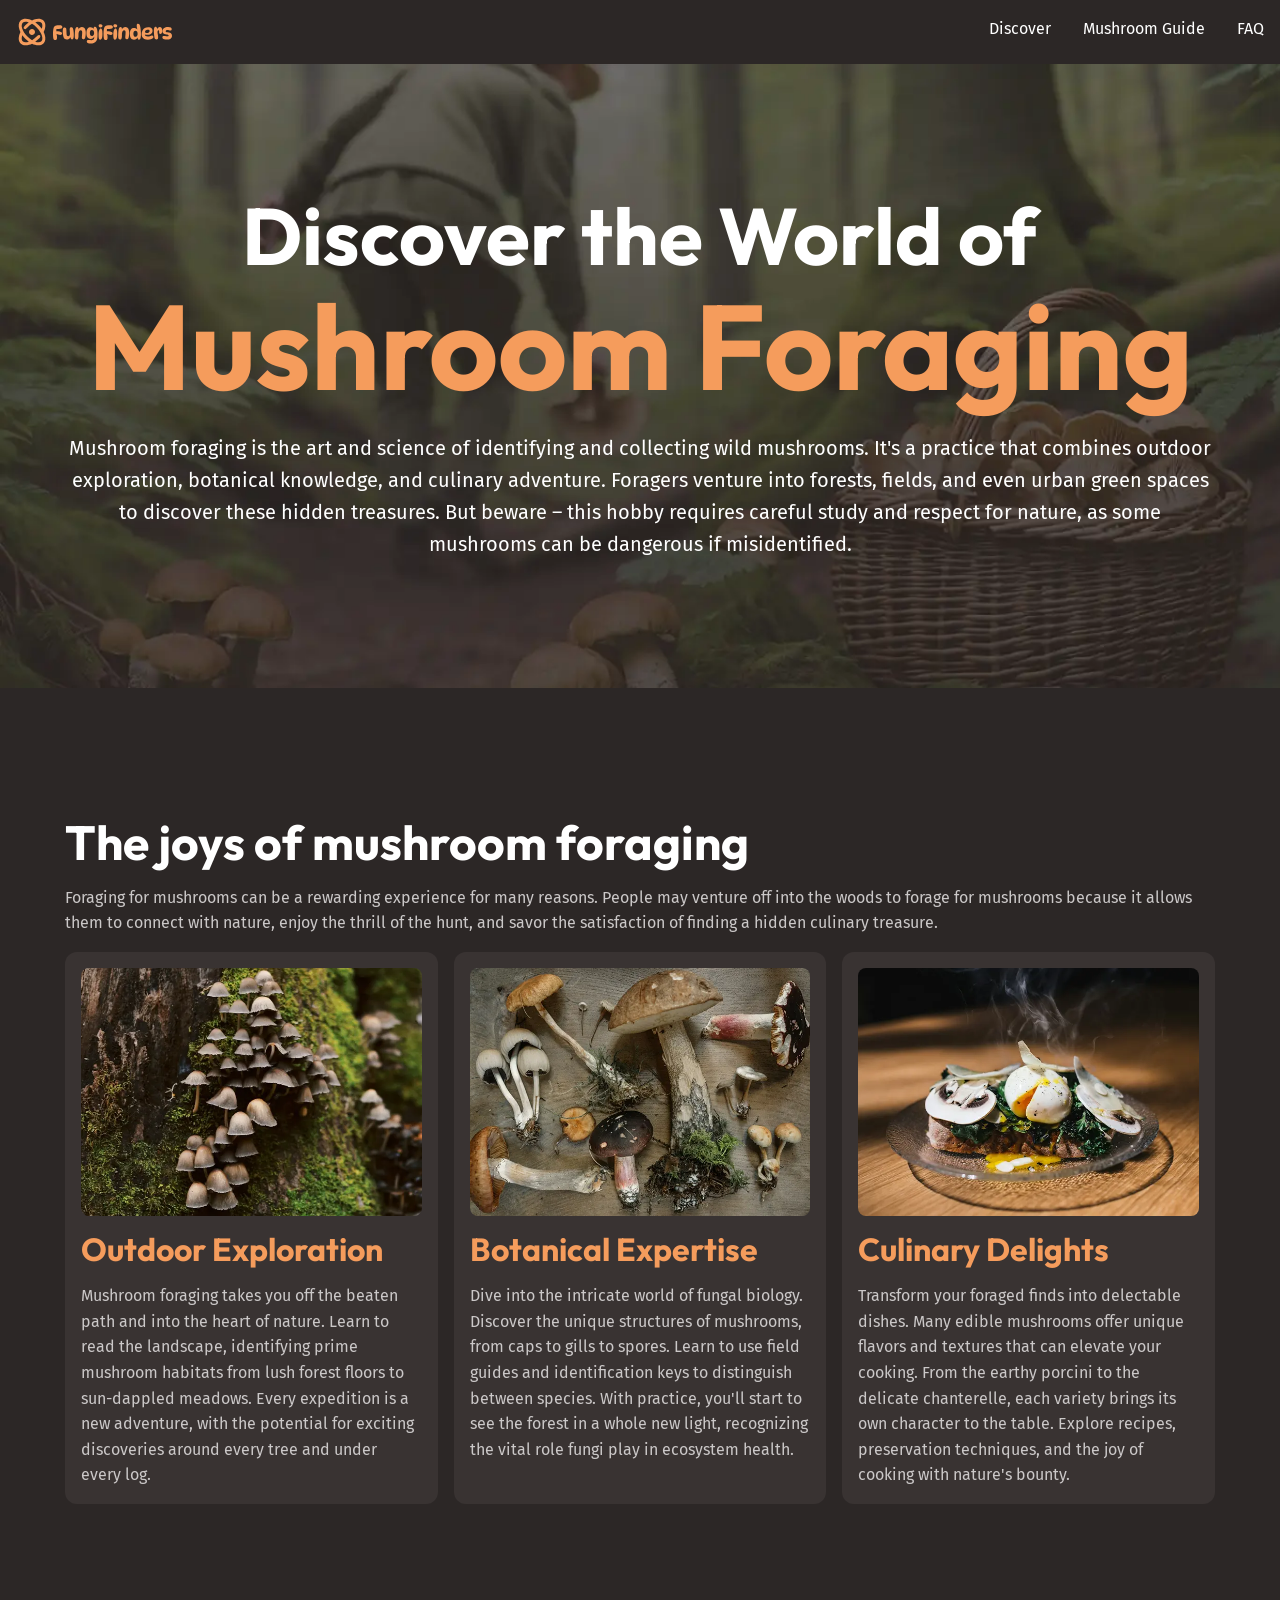
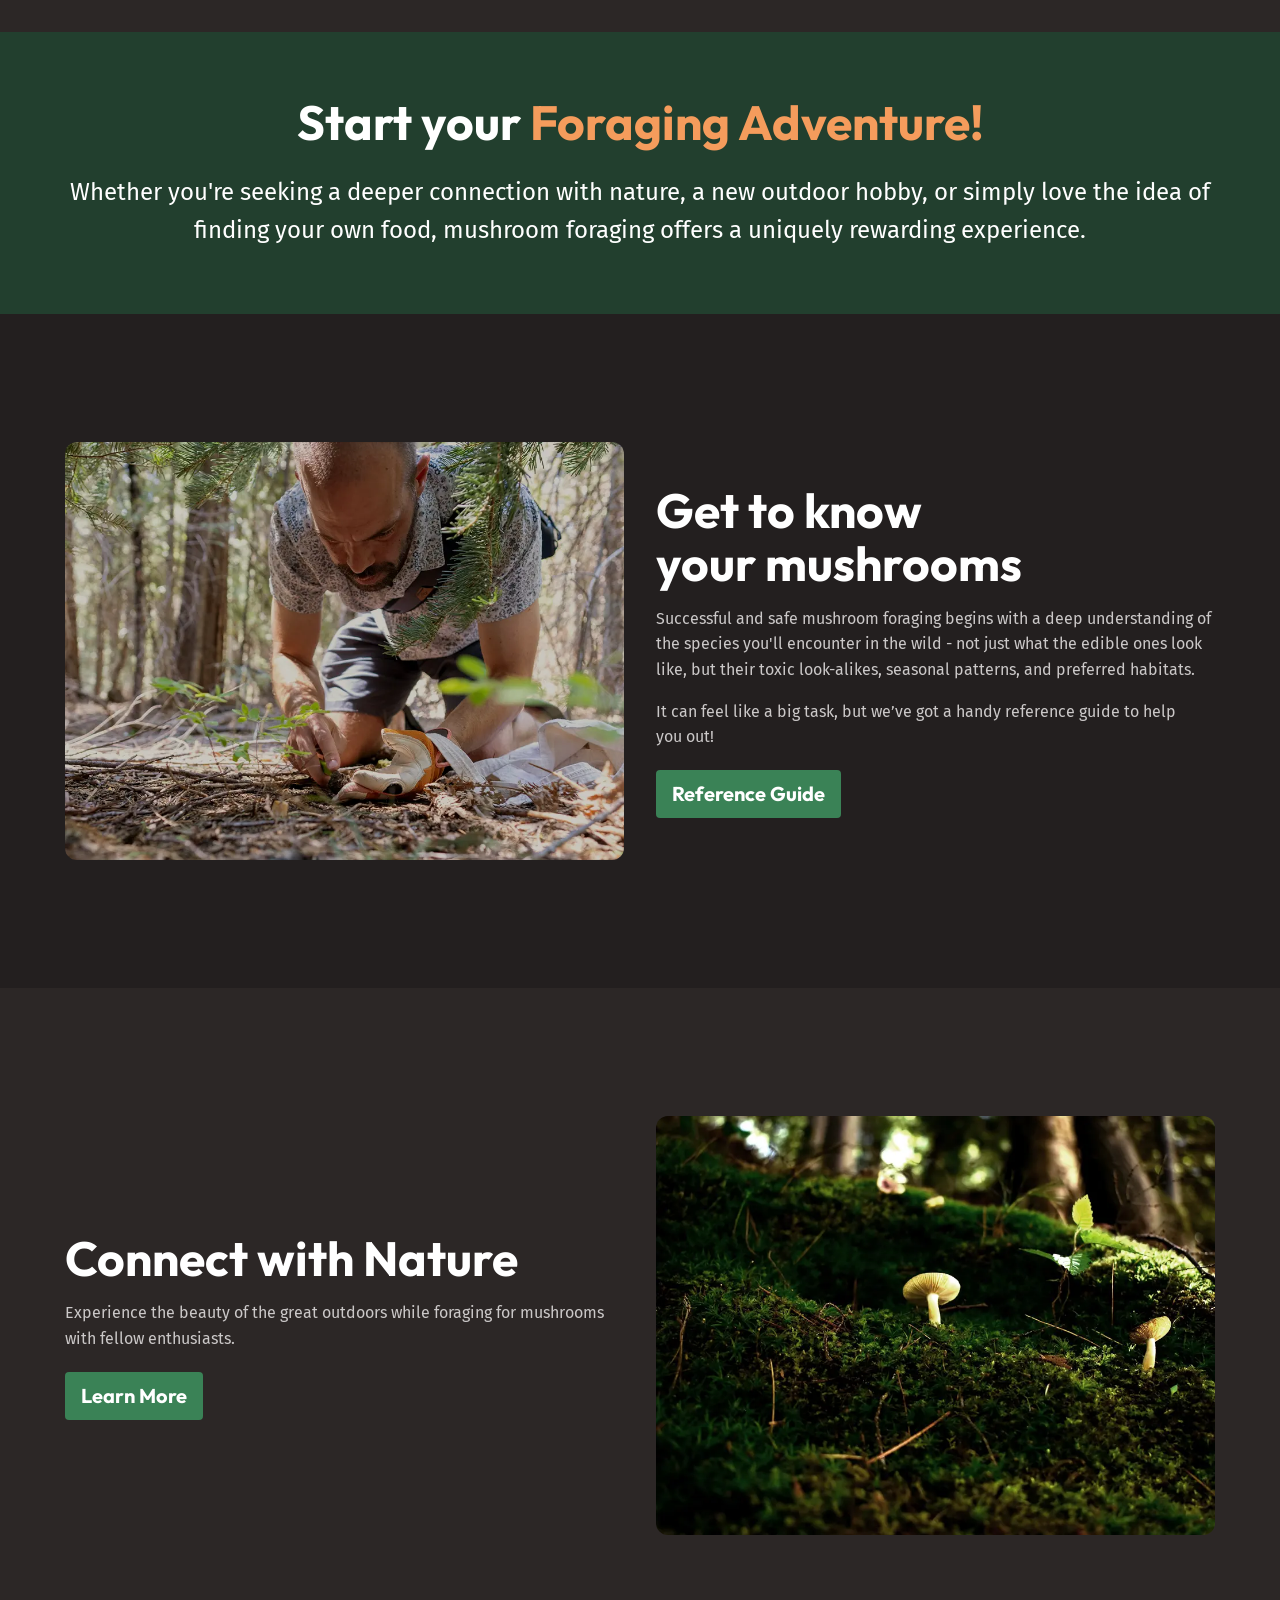
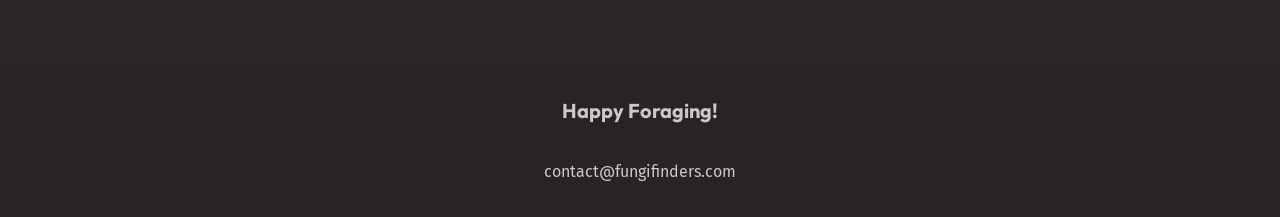
<file: index.html>
<!doctype html>
<html lang="en">
  <head>
    <meta charset="UTF-8" />
    <meta name="viewport" content="width=device-width, initial-scale=1.0" />
    <title>Fungi Finders</title>
    <link rel="stylesheet" href="/style.css" />

    <link rel="preconnect" href="https://fonts.googleapis.com" />
    <link rel="preconnect" href="https://fonts.gstatic.com" crossorigin />
    <link
      href="https://fonts.googleapis.com/css2?family=Fira+Sans:wght@400;700&family=Outfit:wght@100..900&display=swap"
      rel="stylesheet"
    />
    <script src="main.js" defer></script>
  </head>
  <body>
    <a href="#main">skip to main</a>
    <header class="site-header">
      <div class="wrapper" data-width="wide">
        <div class="site-header__inner">
          <img src="./assets/fungi-finders.svg" alt="" />

          <button aria-controls="primary-nav" aria-expanded="false">
            <span class="visually-hidden">Menu</span>
            <img src="/assets/hamburger.svg" alt="" />
          </button>

          <nav class="primary-navigation" id="primary-nav">
            <ul>
              <li><a href="/">Discover</a></li>
              <li><a href="/mushroom-guide.html">Mushroom Guide</a></li>
              <li><a href="/mushroom-guide.html#faq">FAQ</a></li>
            </ul>
          </nav>
        </div>
      </div>
    </header>

    <main id="main">
      <section class="hero section flow">
        <div class="wrapper" data-width="wide">
          <h1 class="hero__title">
            Discover the World of
            <span class="text-brand">Mushroom Foraging</span>
          </h1>
        </div>
        <div class="wrapper" data-width="narrow">
          <p>
            Mushroom foraging is the art and science of identifying and
            collecting wild mushrooms. It's a practice that combines outdoor
            exploration, botanical knowledge, and culinary adventure. Foragers
            venture into forests, fields, and even urban green spaces to
            discover these hidden treasures. But beware – this hobby requires
            careful study and respect for nature, as some mushrooms can be
            dangerous if misidentified.
          </p>
        </div>
      </section>

      <section class="section">
        <div class="wrapper flow">
          <div class="flow">
            <h2 class="section-title">The joys of mushroom foraging</h2>
            <p>
              Foraging for mushrooms can be a rewarding experience for many
              reasons. People may venture off into the woods to forage for
              mushrooms because it allows them to connect with nature, enjoy the
              thrill of the hunt, and savor the satisfaction of finding a hidden
              culinary treasure.
            </p>
          </div>
          <!-- Three Columns -->
          <div class="equals-columns">
            <div class="card">
              <img
                src="/assets/outdoor-exploration.webp"
                alt="Tighly grouped brown mushrooms growing up the side of a mossy tree trunk"
              />
              <h3 class="card__title">Outdoor Exploration</h3>
              <p>
                Mushroom foraging takes you off the beaten path and into the
                heart of nature. Learn to read the landscape, identifying prime
                mushroom habitats from lush forest floors to sun-dappled
                meadows. Every expedition is a new adventure, with the potential
                for exciting discoveries around every tree and under every log.
              </p>
            </div>
            <div class="card">
              <img
                src="/assets/botanical-expertise.webp"
                alt="Various harvested wild mushrooms on a table"
              />
              <h3 class="card__title">Botanical Expertise</h3>
              <p>
                Dive into the intricate world of fungal biology. Discover the
                unique structures of mushrooms, from caps to gills to spores.
                Learn to use field guides and identification keys to distinguish
                between species. With practice, you'll start to see the forest
                in a whole new light, recognizing the vital role fungi play in
                ecosystem health.
              </p>
            </div>
            <div class="card">
              <img
                src="/assets/culinary-delight.webp"
                alt="A freshly cooked plate of food, still steaming, with several mushroom slices on it"
              />
              <h3 class="card__title">Culinary Delights</h3>
              <p>
                Transform your foraged finds into delectable dishes. Many edible
                mushrooms offer unique flavors and textures that can elevate
                your cooking. From the earthy porcini to the delicate
                chanterelle, each variety brings its own character to the table.
                Explore recipes, preservation techniques, and the joy of cooking
                with nature's bounty.
              </p>
            </div>
          </div>
        </div>
      </section>

      <section
        class="section background-accent text-center"
        data-padding="compact"
      >
        <div class="wrapper" data-width="narrow">
          <div class="flow font-size-lg text-high-contrast">
            <h2 class="section-title">
              Start your <span class="text-brand"> Foraging Adventure!</span>
            </h2>
            <p>
              Whether you're seeking a deeper connection with nature, a new
              outdoor hobby, or simply love the idea of finding your own food,
              mushroom foraging offers a uniquely rewarding experience.
            </p>
          </div>
        </div>
      </section>

      <section class="section background-extra-dark">
        <!-- Two columns -->
        <div class="wrapper">
          <div
            class="equals-columns"
            data-gap="large"
            data-vertical-aligment="centerd"
          >
            <div>
              <img
                src="/assets/get-to-know.webp"
                alt="A man on his hands and knees carefully digging a mushroom out of the forest floor"
              />
            </div>
            <div class="flow">
              <h2 class="section-title">Get to know your mushrooms</h2>
              <p>
                Successful and safe mushroom foraging begins with a deep
                understanding of the species you'll encounter in the wild - not
                just what the edible ones look like, but their toxic
                look-alikes, seasonal patterns, and preferred habitats.
              </p>
              <p>
                It can feel like a big task, but we’ve got a handy reference
                guide to help you out!
              </p>
              <a class="button" href=""
                >Reference Guide
                <span class="visually-hidden"
                  >Get to know your mushrooms by using our handy</span
                ></a
              >
            </div>
          </div>
        </div>
      </section>

      <section class="section">
        <!-- Two columns -->
        <div class="wrapper">
          <div
            class="equals-columns"
            data-gap="large"
            data-vertical-aligment="centerd"
          >
            <div class="flow">
              <h2 class="section-title">Connect with Nature</h2>
              <p>
                Experience the beauty of the great outdoors while foraging for
                mushrooms with fellow enthusiasts.
              </p>
              <a class="button" href=""
                >Learn More
                <span class="visually-hidden"
                  >about mushrooms with our handy mushroom guide</span
                ></a
              >
            </div>
            <div>
              <img
                src="/assets/nature.webp"
                alt="A few small yellowish mushrooms growing on a mossy forest floor"
              />
            </div>
          </div>
        </div>
      </section>
    </main>

    <footer class="site-footer">
      <p class="site-footer__title">Happy Foraging!</p>
      <a href="mailto:contact@fungifinders.com">contact@fungifinders.com</a>
    </footer>
  </body>
</html>
</file>
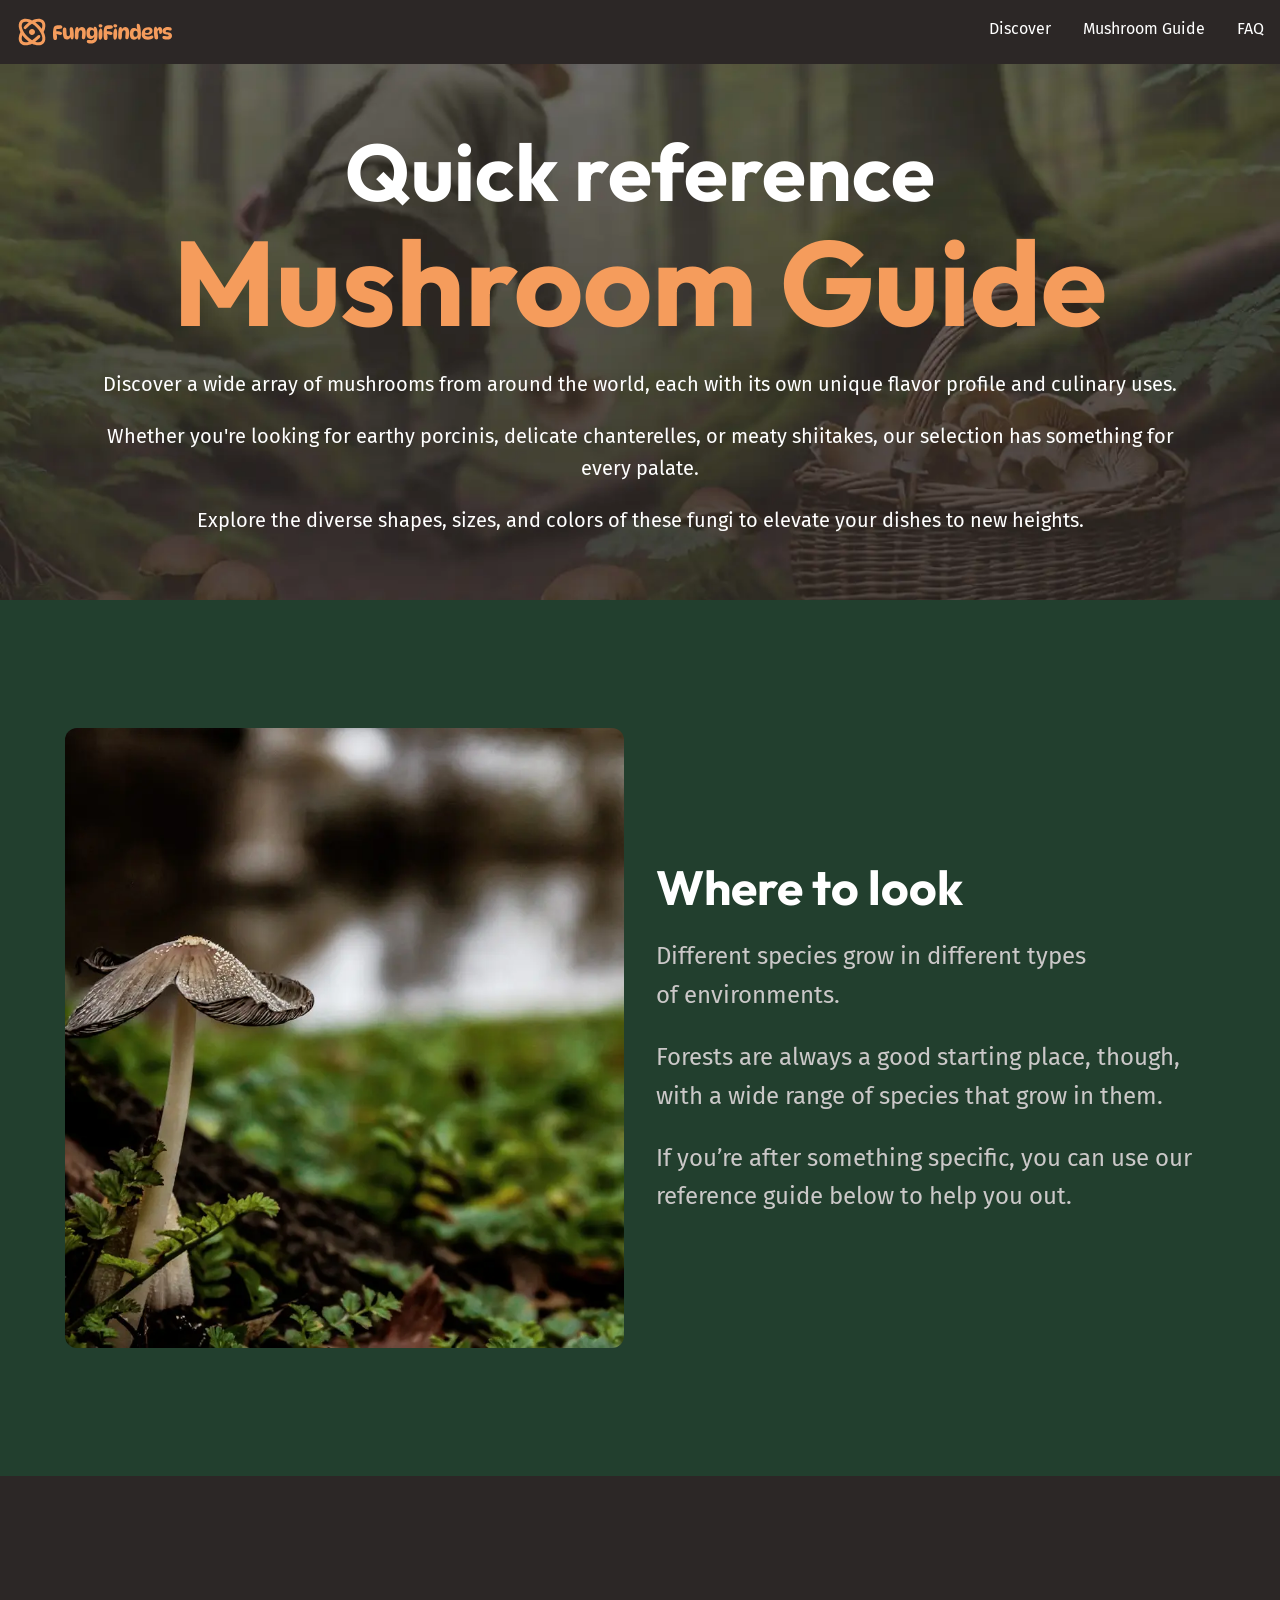
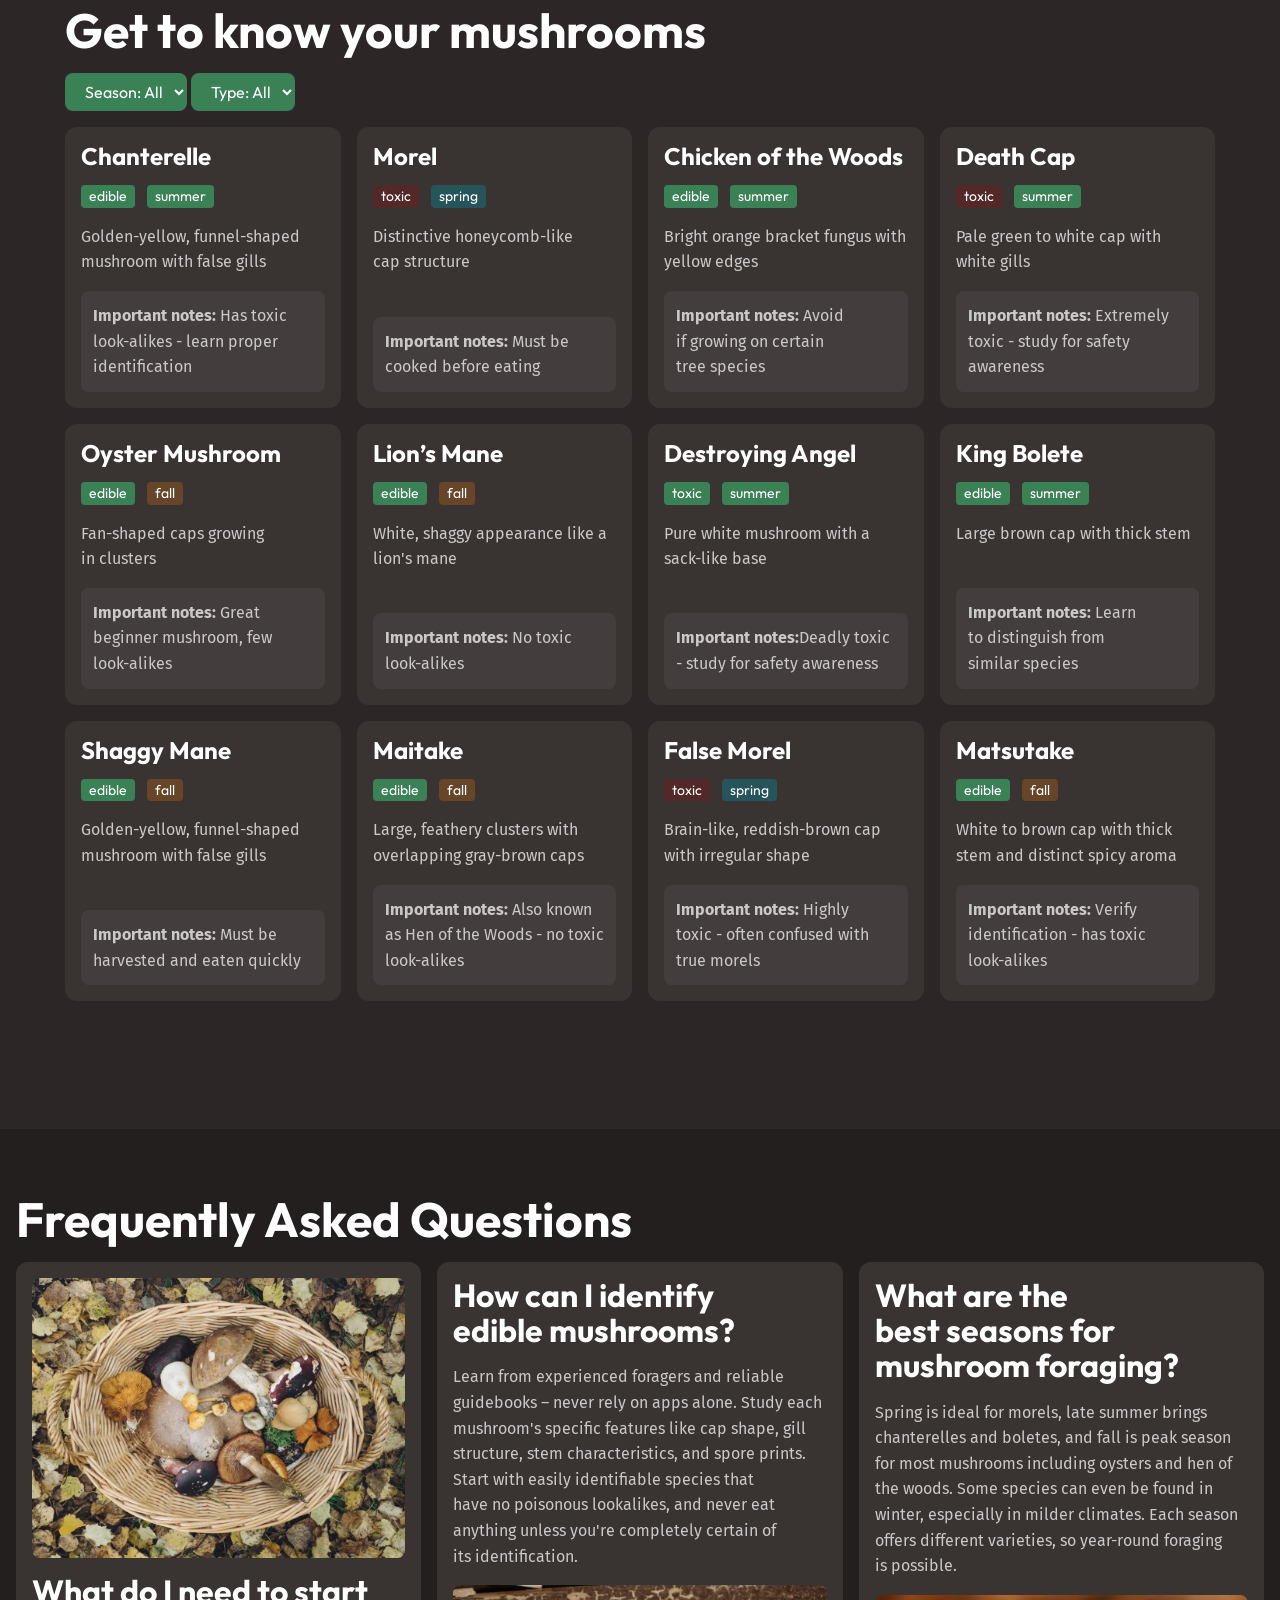
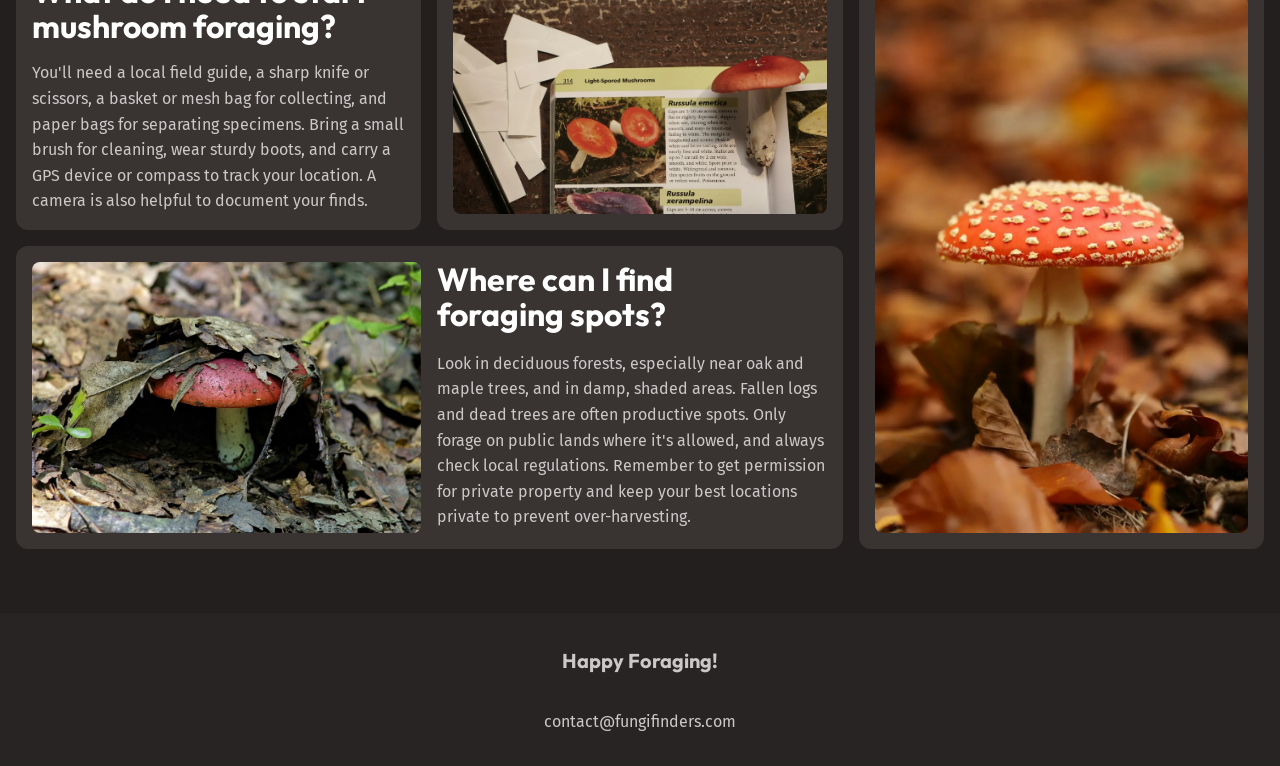
<file: mushroom-guide.html>
<!doctype html>
<html lang="en">
  <head>
    <meta charset="UTF-8" />
    <meta name="viewport" content="width=device-width, initial-scale=1.0" />
    <title>FungiFinders</title>
    <link rel="preconnect" href="https://fonts.googleapis.com" />
    <link rel="preconnect" href="https://fonts.gstatic.com" crossorigin />
    <link
      href="https://fonts.googleapis.com/css2?family=Fira+Sans:wght@400;700&family=Outfit:wght@100..900&display=swap"
      rel="stylesheet"
    />
    <link rel="stylesheet" href="style.css" />
    <script src="mushroom-filter.js" defer></script>
    <script src="main.js" defer></script>
  </head>

  <body>
    <header class="site-header">
      <div class="wrapper" data-width="wide">
        <div class="site-header__inner">
          <img src="./assets/fungi-finders.svg" alt="" />

          <button aria-controls="primary-nav" aria-expanded="false">
            <span class="visually-hidden">Menu</span>
            <img src="/assets/hamburger.svg" alt="" />
          </button>

          <nav class="primary-navigation" id="primary-nav">
            <ul>
              <li><a href="/">Discover</a></li>
              <li><a href="/mushroom-guide.html">Mushroom Guide</a></li>
              <li><a href="/mushroom-guide.html#faq">FAQ</a></li>
            </ul>
          </nav>
        </div>
      </div>
    </header>
    <main id="main">
      <section class="hero flow section" data-padding="compact">
        <div class="wrapper">
          <h1 class="hero__title">
            Quick reference
            <span>Mushroom Guide</span>
          </h1>
        </div>

        <div class="wrapper flow" data-width="narrow">
          <p>
            Discover a wide array of mushrooms from around the world, each with
            its own unique flavor profile and culinary uses.
          </p>
          <p>
            Whether you're looking for earthy porcinis, delicate chanterelles,
            or meaty shiitakes, our selection has something for every palate.
          </p>
          <p>
            Explore the diverse shapes, sizes, and colors of these fungi to
            elevate your dishes to new heights.
          </p>
        </div>
      </section>

      <section class="background-accent section">
        <div class="wrapper">
          <div
            class="equals-columns"
            data-gap="large"
            data-vertical-aligment="centerd"
          >
            <div>
              <img
                src="/assets/where-to-look.webp"
                alt="A closeup of a mushroom growing on a lush green forest floor"
              />
            </div>

            <div class="flow font-size-lg">
              <h2 class="section-title">Where to look</h2>
              <p>Different species grow in different types of environments.</p>
              <p>
                Forests are always a good starting place, though, with a wide
                range of species that grow in them.
              </p>
              <p>
                If you’re after something specific, you can use our reference
                guide below to help you out.
              </p>
            </div>
          </div>
        </div>
      </section>

      <section class="section mushroom-guide">
        <div class="wrapper flow">
          <h2 class="section-title">Get to know your mushrooms</h2>
          <div>
            <select name="season" id="season">
              <option value="all">Season: All</option>
              <option value="spring">Spring</option>
              <option value="summer">Summer</option>
              <option value="fall">Fall</option>
            </select>
            <select name="edible" id="edible">
              <option value="all">Type: All</option>
              <option value="edible">Edible</option>
              <option value="toxic">Toxic</option>
            </select>
          </div>

          <div class="grid-auto-fill">
            <div class="card">
              <h3 class="card__title">Chanterelle</h3>
              <ul
                class="tag-list"
                role="list"
                aria-label="Mushroom characteristics"
              >
                <li data-edible="edible">
                  <span class="visually-hidden">This mushroom is</span>
                  edible
                </li>
                <li data-season="summer">
                  <span class="visually-hidden"
                    >You can harvest this mushroom in the</span
                  >
                  summer
                </li>
              </ul>

              <p>Golden-yellow, funnel-shaped mushroom with false gills</p>
              <p class="card__note">
                <strong>Important notes:</strong> Has toxic look-alikes - learn
                proper identification
              </p>
            </div>
            <div class="card">
              <h3 class="card__title">Morel</h3>
              <ul
                class="tag-list"
                role="list"
                aria-label="Mushroom characteristics"
              >
                <li data-edible="toxic">
                  <span class="visually-hidden">This mushroom is</span>
                  toxic
                </li>
                <li data-season="spring">
                  <span class="visually-hidden"
                    >You can harvest this mushroom in the</span
                  >
                  spring
                </li>
              </ul>

              <p>Distinctive honeycomb-like cap structure</p>
              <p class="card__note">
                <strong>Important notes:</strong> Must be cooked before eating
              </p>
            </div>

            <div class="card">
              <h3 class="card__title">Chicken of the Woods</h3>
              <ul
                class="tag-list"
                role="list"
                aria-label="Mushroom characteristics"
              >
                <li data-edible="edible">
                  <span class="visually-hidden">This mushroom is</span>
                  edible
                </li>
                <li data-season="summer">
                  <span class="visually-hidden"
                    >You can harvest this mushroom in the</span
                  >
                  summer
                </li>
              </ul>

              <p>Bright orange bracket fungus with yellow edges</p>
              <p class="card__note">
                <strong>Important notes:</strong> Avoid if growing on certain
                tree species
              </p>
            </div>

            <div class="card">
              <h3 class="card__title">Death Cap</h3>
              <ul
                class="tag-list"
                role="list"
                aria-label="Mushroom characteristics"
              >
                <li data-edible="toxic">
                  <span class="visually-hidden">This mushroom is</span>
                  toxic
                </li>
                <li data-season="summer">
                  <span class="visually-hidden"
                    >You can harvest this mushroom in the</span
                  >
                  summer
                </li>
              </ul>

              <p>Pale green to white cap with white gills</p>
              <p class="card__note">
                <strong>Important notes:</strong> Extremely toxic - study for
                safety awareness
              </p>
            </div>
            <div class="card">
              <h3 class="card__title">Oyster Mushroom</h3>
              <ul
                class="tag-list"
                role="list"
                aria-label="Mushroom characteristics"
              >
                <li data-edible="edible">
                  <span class="visually-hidden">This mushroom is</span>
                  edible
                </li>
                <li data-season="fall">
                  <span class="visually-hidden"
                    >You can harvest this mushroom in the</span
                  >
                  fall
                </li>
              </ul>

              <p>Fan-shaped caps growing in clusters</p>
              <p class="card__note">
                <strong>Important notes:</strong> Great beginner mushroom, few
                look-alikes
              </p>
            </div>
            <div class="card">
              <h3 class="card__title">Lion’s Mane</h3>
              <ul
                class="tag-list"
                role="list"
                aria-label="Mushroom characteristics"
              >
                <li data-edible="edible">
                  <span class="visually-hidden">This mushroom is</span>
                  edible
                </li>
                <li data-season="fall">
                  <span class="visually-hidden"
                    >You can harvest this mushroom in the</span
                  >
                  fall
                </li>
              </ul>

              <p>White, shaggy appearance like a lion's mane</p>
              <p class="card__note">
                <strong>Important notes:</strong> No toxic look-alikes
              </p>
            </div>
            <div class="card">
              <h3 class="card__title">Destroying Angel</h3>
              <ul
                class="tag-list"
                role="list"
                aria-label="Mushroom characteristics"
              >
                <li data-edible="edible">
                  <span class="visually-hidden">This mushroom is</span>
                  toxic
                </li>
                <li data-season="summer">
                  <span class="visually-hidden"
                    >You can harvest this mushroom in the</span
                  >
                  summer
                </li>
              </ul>

              <p>Pure white mushroom with a sack-like base</p>
              <p class="card__note">
                <strong>Important notes:</strong>Deadly toxic - study for safety
                awareness
              </p>
            </div>
            <div class="card">
              <h3 class="card__title">King Bolete</h3>
              <ul
                class="tag-list"
                role="list"
                aria-label="Mushroom characteristics"
              >
                <li data-edible="edible">
                  <span class="visually-hidden">This mushroom is</span>
                  edible
                </li>
                <li data-season="summer">
                  <span class="visually-hidden"
                    >You can harvest this mushroom in the</span
                  >
                  summer
                </li>
              </ul>

              <p>Large brown cap with thick stem</p>
              <p class="card__note">
                <strong>Important notes:</strong> Learn to distinguish from
                similar species
              </p>
            </div>
            <div class="card">
              <h3 class="card__title">Shaggy Mane</h3>
              <ul
                class="tag-list"
                role="list"
                aria-label="Mushroom characteristics"
              >
                <li data-edible="edible">
                  <span class="visually-hidden">This mushroom is</span>
                  edible
                </li>
                <li data-season="fall">
                  <span class="visually-hidden"
                    >You can harvest this mushroom in the</span
                  >
                  fall
                </li>
              </ul>

              <p>Golden-yellow, funnel-shaped mushroom with false gills</p>
              <p class="card__note">
                <strong>Important notes:</strong> Must be harvested and eaten
                quickly
              </p>
            </div>
            <div class="card">
              <h3 class="card__title">Maitake</h3>
              <ul
                class="tag-list"
                role="list"
                aria-label="Mushroom characteristics"
              >
                <li data-edible="edible">
                  <span class="visually-hidden">This mushroom is</span>
                  edible
                </li>
                <li data-season="fall">
                  <span class="visually-hidden"
                    >You can harvest this mushroom in the</span
                  >
                  fall
                </li>
              </ul>

              <p>Large, feathery clusters with overlapping gray-brown caps</p>
              <p class="card__note">
                <strong>Important notes:</strong> Also known as Hen of the Woods
                - no toxic look-alikes
              </p>
            </div>
            <div class="card">
              <h3 class="card__title">False Morel</h3>
              <ul
                class="tag-list"
                role="list"
                aria-label="Mushroom characteristics"
              >
                <li data-edible="toxic">
                  <span class="visually-hidden">This mushroom is</span>
                  toxic
                </li>
                <li data-season="spring">
                  <span class="visually-hidden"
                    >You can harvest this mushroom in the</span
                  >
                  spring
                </li>
              </ul>

              <p>Brain-like, reddish-brown cap with irregular shape</p>
              <p class="card__note">
                <strong>Important notes:</strong> Highly toxic - often confused
                with true morels
              </p>
            </div>
            <div class="card">
              <h3 class="card__title">Matsutake</h3>
              <ul
                class="tag-list"
                role="list"
                aria-label="Mushroom characteristics"
              >
                <li data-edible="edible">
                  <span class="visually-hidden">This mushroom is</span>
                  edible
                </li>
                <li data-season="fall">
                  <span class="visually-hidden"
                    >You can harvest this mushroom in the</span
                  >
                  fall
                </li>
              </ul>

              <p>White to brown cap with thick stem and distinct spicy aroma</p>
              <p class="card__note">
                <strong>Important notes:</strong> Verify identification - has
                toxic look-alikes
              </p>
            </div>
          </div>

          <div class="no-results-message" hidden>
            No cards match these filters
          </div>
        </div>
      </section>

      <section
        id="faq"
        class="background-extra-dark section"
        data-padding="compact"
      >
        <div class="wrapper flow" data-width="wide">
          <h2 class="section-title">Frequently Asked Questions</h2>
          <div class="faq-bento-grid">
            <div class="card">
              <img
                src="/assets/start-foraging.webp"
                alt="a basket full of a viarity of wild mushrooms"
              />
              <h3 class="card__title">
                What do I need to start mushroom foraging?
              </h3>
              <p>
                You'll need a local field guide, a sharp knife or scissors, a
                basket or mesh bag for collecting, and paper bags for separating
                specimens. Bring a small brush for cleaning, wear sturdy boots,
                and carry a GPS device or compass to track your location. A
                camera is also helpful to document your finds.
              </p>
            </div>

            <div class="card">
              <img
                src="/assets/identify-mushrooms.webp"
                alt="A wild mushroom on top of a page in a mushroom identification book, giving detailed information about that mushroom"
              />
              <h3 class="card__title">How can I identify edible mushrooms?</h3>
              <p>
                Learn from experienced foragers and reliable guidebooks – never
                rely on apps alone. Study each mushroom's specific features like
                cap shape, gill structure, stem characteristics, and spore
                prints. Start with easily identifiable species that have no
                poisonous lookalikes, and never eat anything unless you're
                completely certain of its identification.
              </p>
            </div>

            <div class="card">
              <img
                src="/assets/where-to-find.webp"
                alt="A mushroom under a pile of leaves, with only one side of it visible"
              />
              <h3 class="card__title">Where can I find foraging spots?</h3>
              <p>
                Look in deciduous forests, especially near oak and maple trees,
                and in damp, shaded areas. Fallen logs and dead trees are often
                productive spots. Only forage on public lands where it's
                allowed, and always check local regulations. Remember to get
                permission for private property and keep your best locations
                private to prevent over-harvesting.
              </p>
            </div>

            <div class="card">
              <img
                src="/assets/best-seasons.webp"
                alt="A white stemmed mushroom, with a bright orange cap with white spots"
              />
              <h3 class="card__title">
                What are the best seasons for mushroom foraging?
              </h3>
              <p>
                Spring is ideal for morels, late summer brings chanterelles and
                boletes, and fall is peak season for most mushrooms including
                oysters and hen of the woods. Some species can even be found in
                winter, especially in milder climates. Each season offers
                different varieties, so year-round foraging is possible.
              </p>
            </div>
          </div>
        </div>
      </section>
    </main>

    <footer class="site-footer">
      <p class="site-footer__title">Happy Foraging!</p>
      <a href="mailto:contact@fungifinders.com">contact@fungifinders.com</a>
    </footer>
  </body>
</html>
</file>
<file: style.css>
@view-transition {
  navigation: auto;
}

@layer reset {
  *,
  *::before,
  *::after {
    box-sizing: border-box;
  }

  /* https://kilianvalkhof.com/2022/css-html/your-css-reset-needs-text-size-adjust-probably/ */
  html {
    -moz-text-size-adjust: none;
    -webkit-text-size-adjust: none;
    text-size-adjust: none;
  }

  body,
  h1,
  h2,
  h3,
  h4,
  p,
  figure,
  blockquote,
  dl,
  dd {
    margin: 0;
  }

  /* https://www.scottohara.me/blog/2019/01/12/lists-and-safari.html */
  [role="list"] {
    list-style: none;
    margin: 0;
    padding: 0;
  }
  li {
    list-style: none;
    margin: 0;
    padding: 0;
  }

  body {
    min-block-size: 100vh;
    line-height: 1.6;
  }

  h1,
  h2,
  h3,
  button,
  input,
  label {
    line-height: 1.1;
  }

  h1,
  h2,
  h3,
  h4 {
    text-wrap: balance;
  }

  p,
  li {
    text-wrap: pretty;
  }

  img,
  picture {
    max-inline-size: 100%;
    display: block;
  }

  input,
  button,
  textarea,
  select {
    font: inherit;
  }
}

@layer base {
  :root {
    /* this is a primitive layer */
    --clr-white: hsl(0, 0%, 100%);
    --clr-gray-100: hsl(0, 2%, 79%);
    --clr-brand-400: hsl(25, 88%, 75%);
    --clr-brand-500: hsl(25, 88%, 66%);
    --clr-green-400: hsl(143, 19%, 49%);
    --clr-green-500: hsl(143, 38%, 37%);
    --clr-green-600: hsl(145, 29%, 19%);
    --clr-brown-500: hsl(10, 5%, 25%);
    --clr-brown-600: hsl(9, 7%, 21%);
    --clr-brown-700: hsl(9, 8%, 16%);
    --clr-brown-800: hsl(0, 6%, 15%);
    --clr-brown-900: hsl(0, 6%, 13%);

    --clr-orange-500: hsl(28, 43%, 28%);
    --clr-red-500: hsl(359, 34%, 24%);
    --clr-teal-500: hsl(186, 42%, 25%);

    --ff-heading: "Outfit", sans-serif;
    --ff-body: "Fira Sans", sans-serif;

    --fs-300: 0.875rem;
    --fs-400: 1rem;
    --fs-500: 1.125rem;
    --fs-600: 1.25rem;
    --fs-700: 1.5rem;
    --fs-800: 2rem;
    --fs-900: 3.75rem;
    --fs-1000: 3.75rem;

    @media (width > 760px) {
      --fs-300: 0.875rem;
      --fs-400: 1rem;
      --fs-500: 1.25rem;
      --fs-600: 1.5rem;
      --fs-700: 2rem;
      --fs-800: 3rem;
      --fs-900: 5rem;
      --fs-1000: 7.5rem;
    }
  }

  :root {
    /* This is a semantic layer */
    --text-main: var(--clr-gray-100);
    --text-high-contrast: var(--clr-white);
    --text-brand: var(--clr-brand-500);
    --text-brand-light: var(--clr-brand-400);

    --background-accent-light: var(--clr-green-400);
    --background-accent-main: var(--clr-green-500);
    --background-accent-dark: var(--clr-green-600);

    --background-extra-light: var(--clr-brown-500);
    --background-light: var(--clr-brown-600);
    --background-main: var(--clr-brown-700);
    --background-dark: var(--clr-brown-800);
    --background-extra-dark: var(--clr-brown-900);
  }

  :root {
    --font-size-heading-sm: var(--fs-700);
    --font-size-heading-regular: var(--fs-800);
    --font-size-heading-lg: var(--fs-900);
    --font-size-heading-xl: var(--fs-1000);

    --font-size-sm: var(--fs-300);
    --font-size-regular: var(--fs-400);
    --font-size-md: var(--fs-500);
    --font-size-lg: var(--fs-600);
  }
  :root {
    --border-radius-1: 0.25rem;
    --border-radius-2: 0.5rem;
    --border-radius-3: 0.75rem;
  }

  html {
    font-family: var(--ff-body);
    line-height: 1.6;
    scroll-behavior: smooth;
    scroll-padding: 2rem;
  }

  body {
    font-size: var(--font-size-regular);
    color: var(--text-main);
    background-color: var(--background-main);
  }

  h1,
  h2,
  h3,
  h4 {
    font-family: var(--ff-heading);
    color: var(--text-high-contrast);
  }

  h1 {
    font-size: var(--font-size-heading-lg);
  }

  a {
    color: var(--text-high-contrast);
  }
  a:hover,
  a:focus-visible {
    color: var(--text-brand-light);
  }

  img {
    border-radius: var(--border-radius-3);
  }
}

@layer layout {
  .flex-group {
    display: flex;
    flex-wrap: wrap;
    gap: 0.5rem;
  }
  .flow > * + * {
    margin-block-start: var(--flow-space, 1em);
  }

  .grid-flow {
    display: grid;
    gap: var(--grid-flow-gap, 1rem);
  }
  .grid-auto-fill {
    --min-auto-grid-col: 250px;

    display: grid;
    gap: 1rem;
    grid-template-columns: repeat(
      auto-fill,
      minmax(min(var(--min-auto-grid-col), 100%), 1fr)
    );
  }

  .equals-columns {
    display: grid;
    gap: var(--equal-gap, 1rem);
    align-items: var(--column-layout-alignment, stretch);

    &[data-gap="large"] {
      gap: 2rem;
    }

    &[data-vertical-aligment="centerd"] {
      align-items: center;
    }

    &[data-vertical-aligment="bottom"] {
      align-items: end;
    }

    @media (width > 760px) {
      grid-auto-flow: column;
      grid-auto-columns: 1fr;
    }
  }

  .section {
    padding-block: 3.75rem;

    @media (width > 760px) {
      padding-block: 8rem;
    }
    &[data-padding="compact"] {
      padding-block: 4rem;
    }
  }

  .wrapper {
    max-width: 1150px;
    margin-inline: auto;
    padding-inline: 1rem;

    box-sizing: content-box;

    &[data-width="wide"] {
      max-width: 720;
    }

    &[data-width="wide"] {
      max-width: 1330px;
    }
  }
}

@layer component {
  a[href="#main"]:not(:focus) {
    clip: rect(0 0 0 0);
    clip-path: inset(50%);
    height: 1px;
    overflow: hidden;
    position: absolute;
    white-space: nowrap;
    width: 1px;
  }
  a[href="#main"] {
    position: absolute;
    background-color: var(--background-accent-main);
    padding: 0.5rem 1rem;
    margin: 0.5rem;
    border-radius: var(--border-radius-2);
  }
  .site-header {
    padding-block: 1rem;
    position: relative;
    overflow-x: clip; /*using clip instead of hidden as it dose not show a scroll bar*/
    /* overflow hidden add auto overflow-y:auto to the other axis */
  }
  .site-header__inner {
    display: flex;
    justify-content: space-between;
    gap: 0.5rem 1rem;
    flex-wrap: wrap;
  }

  .primary-navigation {
    ul {
      list-style: none;
      margin: 0;
      padding: 0;
      display: flex;
      flex-wrap: wrap;
      gap: 0.5rem 2rem;
    }

    a {
      text-decoration: none;
    }
    li {
      translate: 0;
      opacity: 1;

      transition:
        opacity 300ms,
        translate 875ms;
      transition-delay: var(--delay, 125ms);

      &:nth-child(2) {
        --delay: 250ms;
      }

      &:nth-child(3) {
        --delay: 325ms;
      }
    }
  }

  /* for the toggle thingy the ham manu*/
  [aria-controls="primary-nav"] {
    display: none;
  }

  @media (width < 760px) {
    [aria-controls="primary-nav"] {
      display: block;
      z-index: 100;
      background: transparent;
      border: none;
      img {
        border-radius: 0;
      }
    }
    .primary-navigation {
      opacity: 0;
      transition:
        opacity 1s,
        display 1s,
        translate 1s;
      transition-behavior: allow-discrete;
      translate: 0 -100%;

      display: none;
      position: absolute;
      z-index: 10;
      top: 0;
      right: 0;
      padding: 2rem;
      border-radius: 0 0 0 var(--border-radius-3);
      background: var(--background-accent-main);
      ul {
        flex-direction: column;
        font-size: var(--fs-700);
        font-family: var(--ff-heading);
        font-weight: 700;
      }
      li + li {
        margin-top: 1rem;
        padding-top: 1rem;
        border-top: 2px solid var(--background-accent-light);
      }
      li {
        opacity: 1;
        translate: 0 0;

        @starting-style {
          translate: 50%;
          opacity: 0;
        }
      }
    }
    [aria-expanded="true"] ~ .primary-navigation {
      display: block;
      opacity: 1;
      translate: 0 0;

      @starting-style {
        opacity: 0;
        translate: 100% 0;
      }
    }
  }

  .site-footer {
    background-color: var(--background-dark);
    padding-block: 2rem;
    text-align: center;

    /* either use .grid-flow and change the --grid-flow-spacing, or do this */
    display: grid;
    gap: 2rem;

    a {
      text-decoration: none;
      color: var(--text-main);

      &:hover,
      &:focus-visible {
        color: var(--text-brand-light);
      }
    }
  }

  .site-footer__title {
    font-size: var(--font-size-md);
    font-family: var(--ff-heading);
    font-weight: 700;
  }

  .hero {
    text-align: center;
    background-image: url(/assets/hero.webp);
    background-size: cover;
    font-size: var(--font-size-md);
    color: var(--text-high-contrast);

    /* the name of the animation and the last status werid to group them in one property  */
    animation: fade-out forwards;
    /* only two options here view and scroll and somehow it's a function () */
    animation-timeline: view();
    /* when dose the animation start with respect to the timeline */
    animation-range-start: exit;
  }
  .hero__title {
    font-size: var(--font-size-heading-lg);

    > span {
      display: block;
      font-size: var(--font-size-heading-xl);
      color: var(--text-brand);
    }
  }

  .mushroom-guide {
    --card-title-color: var(--text-high-contrast);
    --card-title-font-size: var(--font-size-lg);

    --card-gap: 0.75rem;
  }

  .faq-bento-grid {
    --card-title-color: var(--text-high-contrast);
    display: grid;
    gap: 1rem;
    grid-template-areas:
      "card-one"
      "card-two"
      "card-three"
      "card-four";

    @media (width > 600px) {
      grid-template-areas:
        "card-one card-two"
        "card-three card-four";
    }

    @media (width > 900px) {
      grid-template-columns: repeat(3, 1fr);
      grid-template-areas:
        "card-one card-two card-four"
        "card-three card-three card-four";
    }

    .card > img {
      height: 100%;
      object-fit: cover;
    }
    @media (width > 600px) {
      .card:nth-child(even) > img {
        order: 3;
      }
    }
    .card:nth-child(1) {
      grid-area: card-one;
    }
    .card:nth-child(2) {
      grid-area: card-two;
    }
    .card:nth-child(3) {
      grid-area: card-three;
      @media (width > 900px) {
        display: grid;
        grid-template-columns: 1fr 1fr;
        gap: 1rem;
        > img {
          grid-column: 1/2;
          grid-row: 1/3;
        }
      }
    }
    .card:nth-child(4) {
      grid-area: card-four;
    }
  }

  .card {
    display: flex;
    flex-direction: column;
    gap: 1rem;
    padding: 1rem;
    background-color: var(--background-light);
    border-radius: var(--border-radius-3);
    img {
      border-radius: var(--border-radius-2);
    }
  }

  .card__title {
    color: var(--card-title-color, var(--text-brand));
    font-size: var(--card-title-font-size, var(--font-size-heading-sm));
  }

  .card__note {
    margin-top: auto;
    background-color: var(--background-extra-light);
    padding: 0.75rem;
    border-radius: var(--border-radius-2);
  }

  .button {
    display: inline flex;
    cursor: pointer;
    font-family: var(--ff-heading);
    font-weight: 700;
    font-size: var(--font-size-md);
    text-decoration: none;
    background-color: var(--background-accent-main);
    padding: 0.5rem 1rem;
    border-radius: var(--border-radius-1);
  }

  .button:hover,
  .button:focus-visible {
    background: var(--background-accent-light);
    color: var(--text-high-contrast);
  }

  select {
    font-family: var(--ff-heading);
    background-color: var(--background-accent-main);
    color: var(--text-high-contrast);
    padding: 0.5rem 0.5rem 0.5rem 1rem;
    border: 0;
    border-radius: var(--border-radius-2);
  }

  .tag-list {
    display: flex;
    gap: var(--tag-list-gap, 12px);
    > li {
      padding: 0 0.5rem;
      color: var(--text-high-contrast);
      font-family: var(--ff-heading);
      font-size: var(--font-size-sm);
      background-color: var(--tag-background);
      border-radius: var(--border-radius-1);

      &[data-edible="edible"] {
        --tag-background: var(--background-accent-main);
      }
      &[data-edible="toxic"] {
        --tag-background: var(--clr-red-500);
      }

      &[data-season="summer"] {
        --tag-background: var(--background-accent-main);
      }
      &[data-season="fall"] {
        --tag-background: var(--clr-orange-500);
      }
      &[data-season="spring"] {
        --tag-background: var(--clr-teal-500);
      }
    }
  }
}

@layer utilities {
  .resizing {
    animation: none !important;
    transition: none !important;
  }
  [hidden] {
    display: none;
  }
  .text-center {
    text-align: center;
  }
  .text-brand {
    color: var(--text-brand);
  }
  .text-high-contrast {
    color: var(--text-high-contrast);
  }

  .section-title {
    font-size: var(--font-size-heading-regular);
  }

  .background-base {
    background-color: var(--background-base);
  }
  .background-light {
    background-color: var(--background-light);
  }
  .background-extra-light {
    background-color: var(--background-extra-light);
  }
  .background-dark {
    background-color: var(--background-dark);
  }
  .background-extra-dark {
    background-color: var(--background-extra-dark);
  }

  .background-accent {
    background-color: var(--background-accent-dark);
  }

  .font-size-sm {
    font-size: var(--font-size-sm);
  }
  .font-size-regular {
    font-size: var(--font-size-regular);
  }
  .font-size-md {
    font-size: var(--font-size-md);
  }
  .font-size-lg {
    font-size: var(--font-size-lg);
  }

  .visually-hidden {
    clip: rect(0 0 0 0);
    clip-path: inset(50%);
    height: 1px;
    overflow: hidden;
    position: absolute;
    white-space: nowrap;
    width: 1px;
  }
}

@keyframes fade-out {
  from {
    opacity: 1;
  }
  to {
    opacity: 0;
  }
}
</file>
